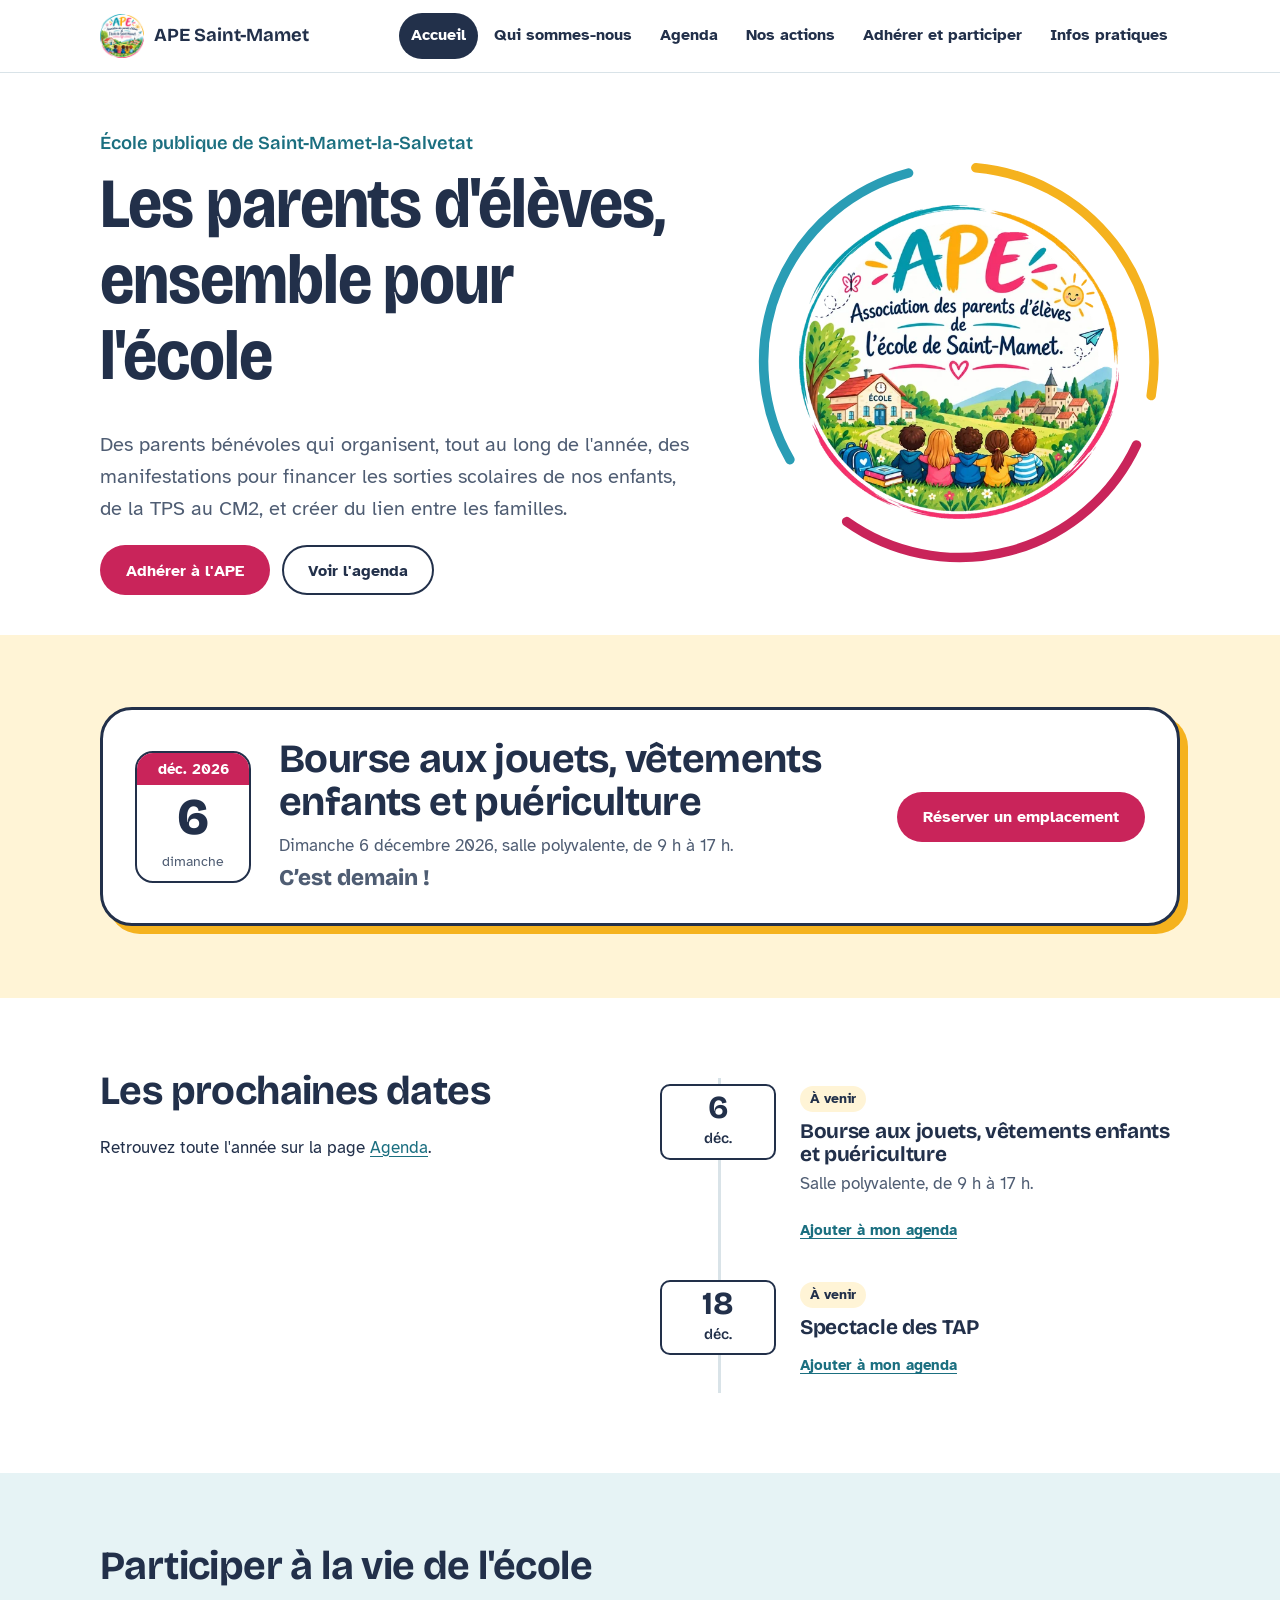
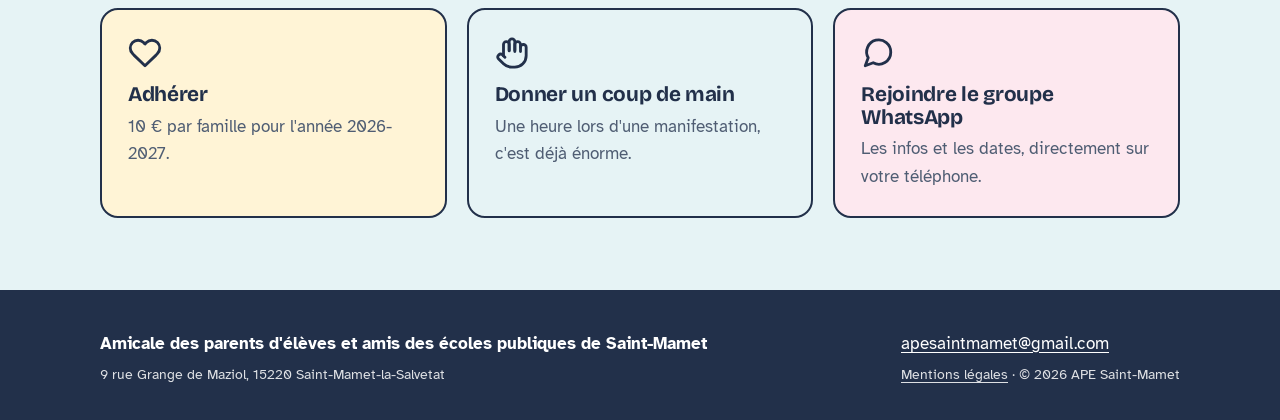
<file: index.html>
<!doctype html>
<html lang="fr">
<head>
<meta charset="utf-8">
<meta name="viewport" content="width=device-width, initial-scale=1">
<title>APE Saint-Mamet-la-Salvetat</title>
<meta name="description" content="Amicale des parents d'élèves et amis des écoles publiques de Saint-Mamet-la-Salvetat (Cantal).">
<link rel="icon" href="logo-mini.png">
<link rel="preconnect" href="https://fonts.googleapis.com"><link rel="preconnect" href="https://fonts.gstatic.com" crossorigin>
<link href="https://fonts.googleapis.com/css2?family=Atkinson+Hyperlegible:ital,wght@0,400;0,700;1,400&family=Bricolage+Grotesque:opsz,wdth,wght@12..96,75..100,500..800&display=swap" rel="stylesheet">
<link rel="stylesheet" href="style.css">
</head>
<body>
<a class="skip" href="#contenu">Aller au contenu</a>
<header class="top"><div class="wrap">
<a class="brand" href="index.html"><img src="logo-mini.png" alt="" width="44" height="44">APE Saint-Mamet</a>
<button class="menu-btn" aria-expanded="false" aria-controls="nav"><svg width="20" height="20" viewBox="0 0 24 24" fill="none" stroke="currentColor" stroke-width="2.4" stroke-linecap="round" aria-hidden="true"><path d="M4 7h16M4 12h16M4 17h16"/></svg>Menu</button>
<nav id="nav" class="nav" aria-label="Menu principal"><ul><li><a href="index.html" aria-current="page">Accueil</a></li><li><a href="qui-sommes-nous.html">Qui sommes-nous</a></li><li><a href="agenda.html">Agenda</a></li><li><a href="nos-actions.html">Nos actions</a></li><li><a href="adherer.html">Adhérer et participer</a></li><li><a href="infos-pratiques.html">Infos pratiques</a></li></ul></nav>
</div></header>
<main id="contenu">
<section class="hero"><div class="wrap">
<div>
<p class="hero-place">École publique de Saint-Mamet-la-Salvetat</p>
<h1>Les parents d'élèves, ensemble pour l'école</h1>
<p class="lead">Des parents bénévoles qui organisent, tout au long de l'année, des manifestations pour financer les sorties scolaires de nos enfants, de la TPS au CM2, et créer du lien entre les familles.</p>
<div class="btn-row"><a class="btn btn-main" href="adherer.html">Adhérer à l'APE</a><a class="btn btn-line" href="agenda.html">Voir l'agenda</a></div>
</div>
<div class="hero-logo"><svg class="ring" viewBox="0 0 400 400" aria-hidden="true"><path class="s1" d="M39 293 A186 186 0 0 1 152 20"/><path class="s2" d="M216 15 A186 186 0 0 1 383 232"/><path class="s3" d="M369 279 A186 186 0 0 1 93 352"/></svg><img src="logo.webp" alt="Logo de l'APE de Saint-Mamet-la-Salvetat" width="520" height="513"></div>
</div></section>

<section class="band band-sun" aria-labelledby="une"><div class="wrap">
<div class="next">
<div class="date-block" aria-hidden="true"><div class="m">déc. 2026</div><div class="d">6</div><div class="w">dimanche</div></div>
<div><h2 id="une">Bourse aux jouets, vêtements enfants et puériculture</h2>
<p>Dimanche 6 décembre 2026, salle polyvalente, de 9 h à 17 h.</p>
<p class="countdown" data-countdown="2026-12-06" aria-live="polite"></p></div>
<a class="btn btn-main" href="https://www.helloasso.com/associations/amicale-des-parents-d-eleves-de-l-ecole-de-saint-m/evenements/bourse-aux-jouets-puericulture-2026">Réserver un emplacement</a>
</div></div></section>

<section class="band" aria-labelledby="dates"><div class="wrap two">
<div><h2 id="dates">Les prochaines dates</h2><p>Retrouvez toute l'année sur la page <a href="agenda.html">Agenda</a>.</p></div>
<ol class="timeline" data-limit="3"><li class="ev" data-date="2026-10-31"><div class="when"><b>31</b><small>oct.</small></div><div><span class="tag">À venir</span><h3>Halloween</h3><p>Avec Familles Rurales.</p><button class="ics" type="button">Ajouter à mon agenda</button></div></li><li class="ev" data-date="2026-11-03"><div class="when"><b>3</b><small>nov.</small></div><div><span class="tag">À venir</span><h3>Photos de classe</h3><button class="ics" type="button">Ajouter à mon agenda</button></div></li><li class="ev" data-date="2026-12-04"><div class="when"><b>4</b><small>déc.</small></div><div><span class="tag">À venir</span><h3>Téléthon</h3><p>Avec Familles Rurales. La recette est reversée au Téléthon.</p><button class="ics" type="button">Ajouter à mon agenda</button></div></li><li class="ev" data-date="2026-12-06" data-start="09:00" data-end="17:00" data-place="Salle polyvalente, Saint-Mamet-la-Salvetat"><div class="when"><b>6</b><small>déc.</small></div><div><span class="tag">À venir</span><h3>Bourse aux jouets, vêtements enfants et puériculture</h3><p>Salle polyvalente, de 9 h à 17 h.</p><button class="ics" type="button">Ajouter à mon agenda</button></div></li><li class="ev" data-date="2026-12-18"><div class="when"><b>18</b><small>déc.</small></div><div><span class="tag">À venir</span><h3>Spectacle des TAP</h3><button class="ics" type="button">Ajouter à mon agenda</button></div></li></ol>
</div></section>

<section class="band band-teal" aria-labelledby="aider"><div class="wrap">
<h2 id="aider">Participer à la vie de l'école</h2>
<div class="grid3">
<a class="act a1" href="adherer.html"><svg viewBox="0 0 24 24" fill="none" stroke="currentColor" stroke-width="2" stroke-linecap="round" stroke-linejoin="round" aria-hidden="true"><path d="M20.8 4.6a5.5 5.5 0 0 0-7.8 0L12 5.7l-1-1.1a5.5 5.5 0 0 0-7.8 7.8l1 1.1L12 21l7.8-7.5 1-1.1a5.5 5.5 0 0 0 0-7.8z"/></svg><h3>Adhérer</h3><span>10 € par famille pour l'année 2026-2027.</span></a>
<a class="act a2" href="adherer.html#benevole"><svg viewBox="0 0 24 24" fill="none" stroke="currentColor" stroke-width="2" stroke-linecap="round" stroke-linejoin="round" aria-hidden="true"><path d="M18 11V6a2 2 0 0 0-4 0v5"/><path d="M14 10V4a2 2 0 0 0-4 0v6"/><path d="M10 10.5V6a2 2 0 0 0-4 0v8"/><path d="M18 8a2 2 0 1 1 4 0v6a8 8 0 0 1-8 8h-2c-2.8 0-4.5-.9-6-2.4l-3.6-3.6a2 2 0 0 1 2.8-2.8L7 15"/></svg><h3>Donner un coup de main</h3><span>Une heure lors d'une manifestation, c'est déjà énorme.</span></a>
<a class="act a3" href="infos-pratiques.html#whatsapp"><svg viewBox="0 0 24 24" fill="none" stroke="currentColor" stroke-width="2" stroke-linecap="round" stroke-linejoin="round" aria-hidden="true"><path d="M21 11.5a8.4 8.4 0 0 1-12.4 7.4L3 21l2.1-5.6A8.5 8.5 0 1 1 21 11.5z"/></svg><h3>Rejoindre le groupe WhatsApp</h3><span>Les infos et les dates, directement sur votre téléphone.</span></a>
</div></div></section>
</main>
<footer class="foot"><div class="wrap">
<div><p><strong>Amicale des parents d'élèves et amis des écoles publiques de Saint-Mamet</strong></p>
<p class="small">9 rue Grange de Maziol, 15220 Saint-Mamet-la-Salvetat</p></div>
<div><p><a href="mailto:apesaintmamet@gmail.com">apesaintmamet@gmail.com</a></p>
<p class="small"><a href="infos-pratiques.html#mentions">Mentions légales</a> · © <span id="year">2026</span> APE Saint-Mamet</p></div>
</div></footer>
<script src="main.js" defer></script>
</body>
</html>
</file>
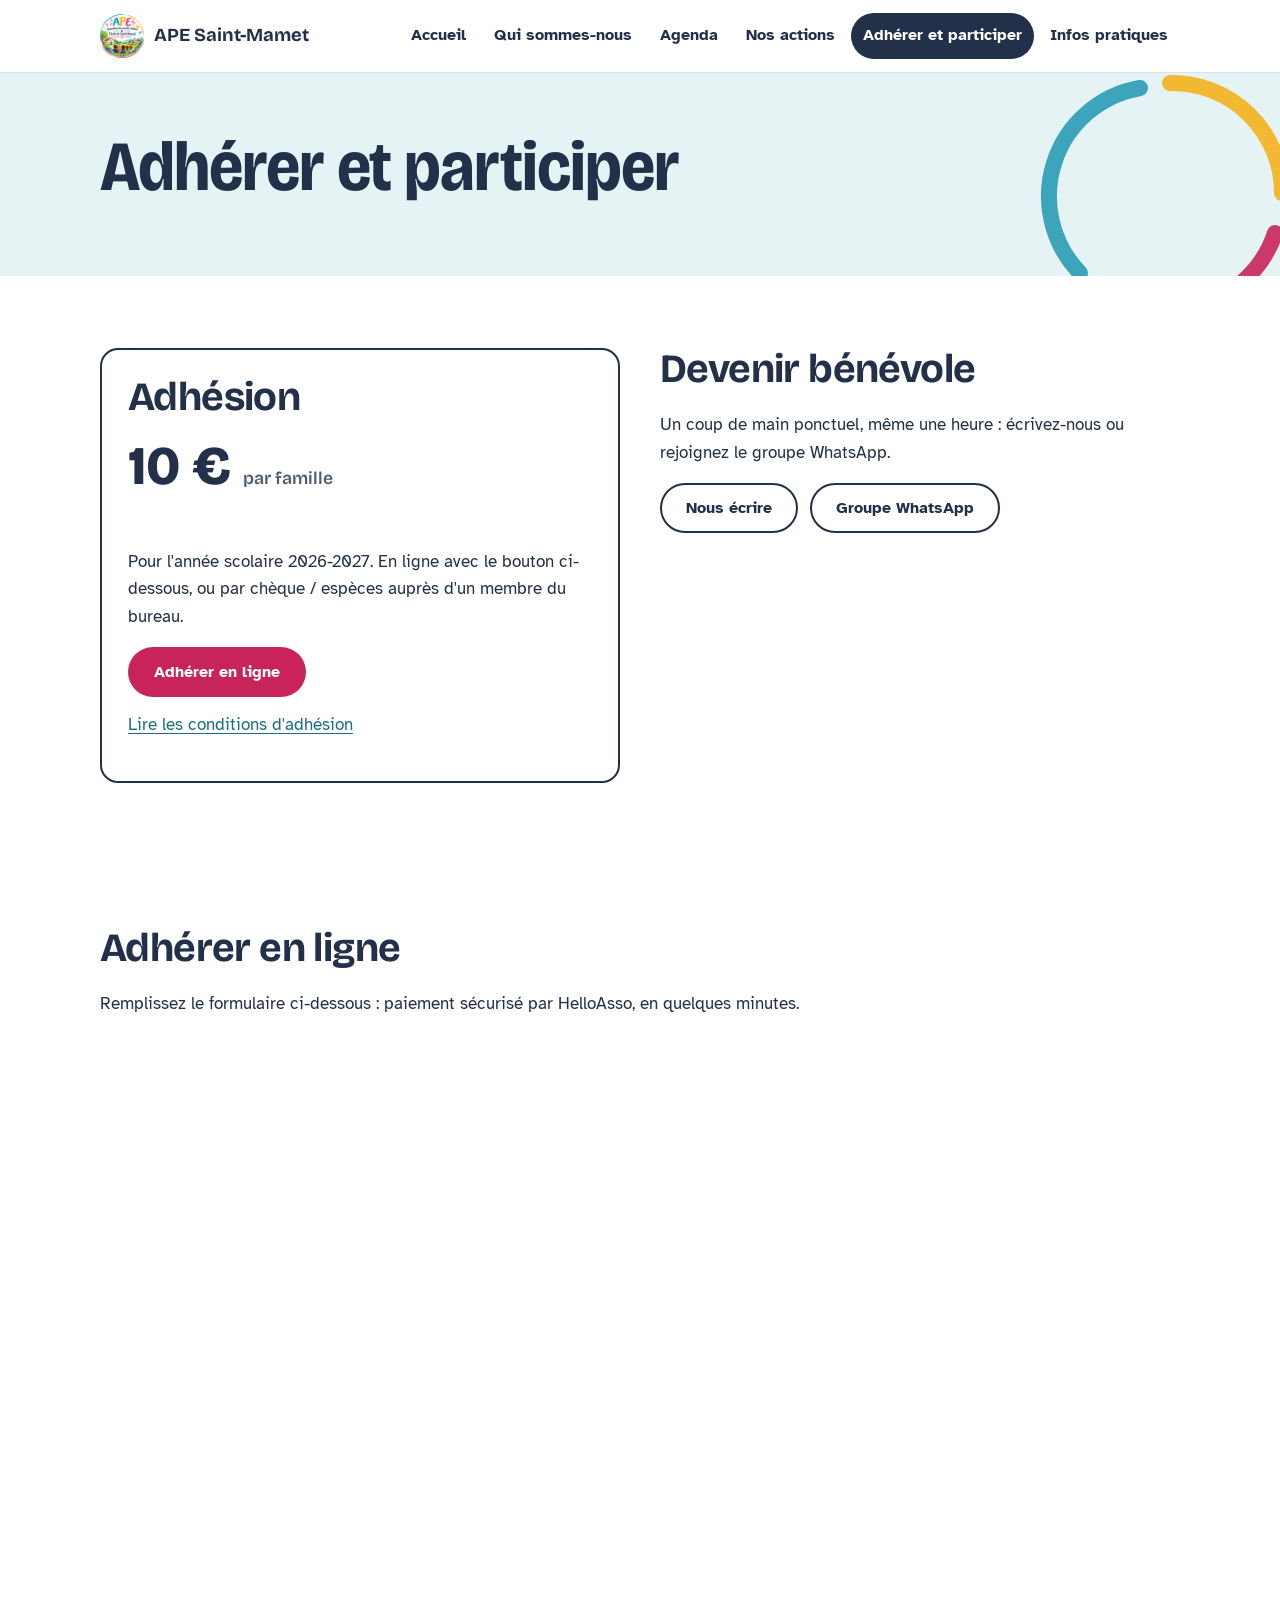
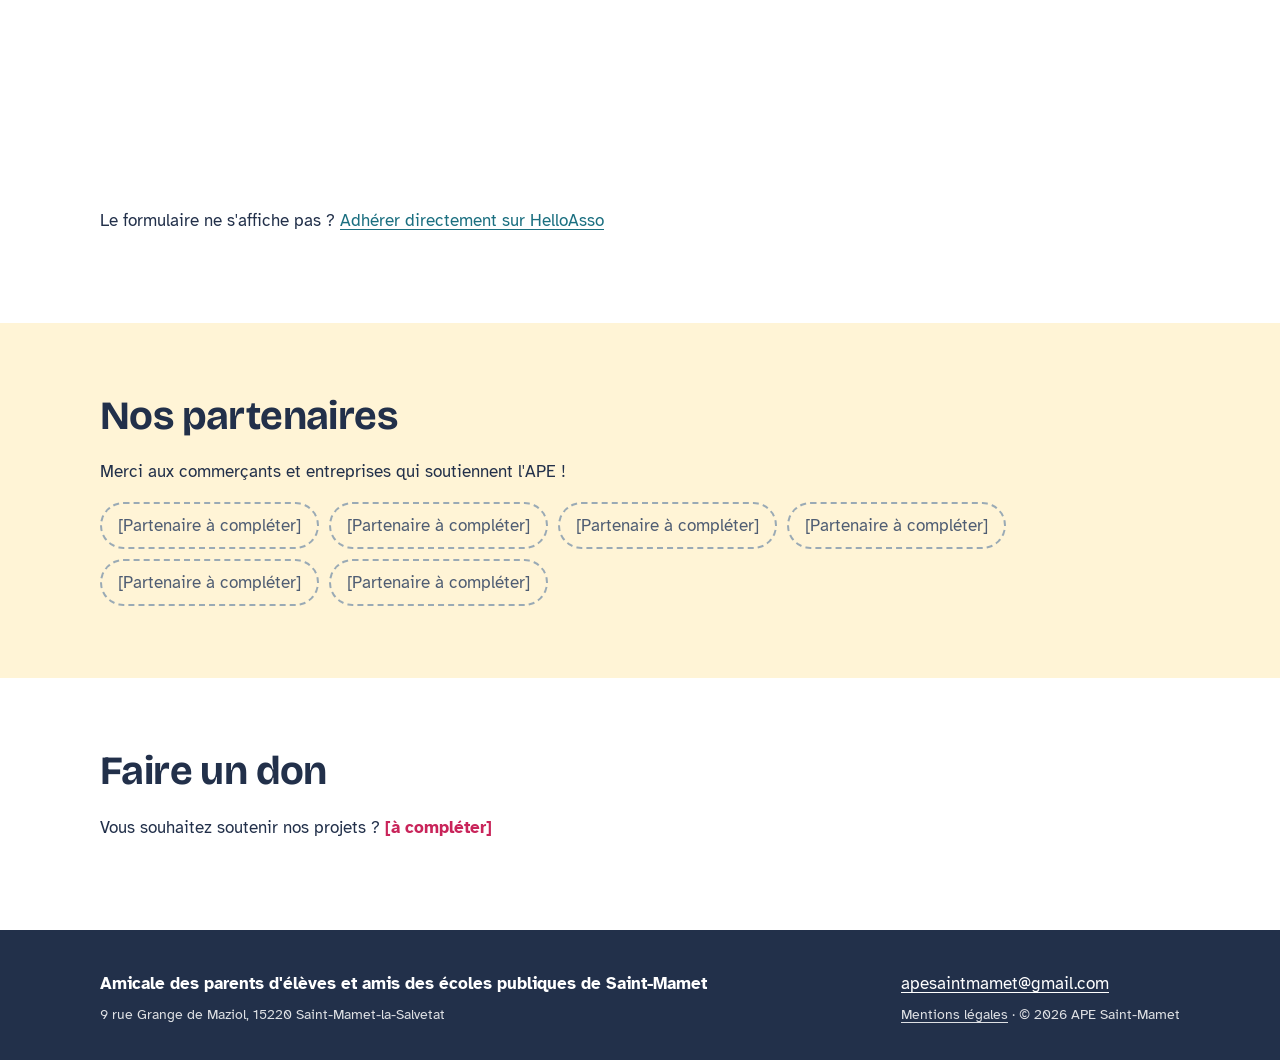
<file: adherer.html>
<!doctype html>
<html lang="fr">
<head>
<meta charset="utf-8">
<meta name="viewport" content="width=device-width, initial-scale=1">
<title>Adhérer et participer – APE Saint-Mamet-la-Salvetat</title>
<meta name="description" content="Amicale des parents d'élèves et amis des écoles publiques de Saint-Mamet-la-Salvetat (Cantal).">
<link rel="icon" href="logo-mini.png">
<link rel="preconnect" href="https://fonts.googleapis.com"><link rel="preconnect" href="https://fonts.gstatic.com" crossorigin>
<link href="https://fonts.googleapis.com/css2?family=Atkinson+Hyperlegible:ital,wght@0,400;0,700;1,400&family=Bricolage+Grotesque:opsz,wdth,wght@12..96,75..100,500..800&display=swap" rel="stylesheet">
<link rel="stylesheet" href="style.css">
</head>
<body>
<a class="skip" href="#contenu">Aller au contenu</a>
<header class="top"><div class="wrap">
<a class="brand" href="index.html"><img src="logo-mini.png" alt="" width="44" height="44">APE Saint-Mamet</a>
<button class="menu-btn" aria-expanded="false" aria-controls="nav"><svg width="20" height="20" viewBox="0 0 24 24" fill="none" stroke="currentColor" stroke-width="2.4" stroke-linecap="round" aria-hidden="true"><path d="M4 7h16M4 12h16M4 17h16"/></svg>Menu</button>
<nav id="nav" class="nav" aria-label="Menu principal"><ul><li><a href="index.html">Accueil</a></li><li><a href="qui-sommes-nous.html">Qui sommes-nous</a></li><li><a href="agenda.html">Agenda</a></li><li><a href="nos-actions.html">Nos actions</a></li><li><a href="adherer.html" aria-current="page">Adhérer et participer</a></li><li><a href="infos-pratiques.html">Infos pratiques</a></li></ul></nav>
</div></header>
<main id="contenu">
<section class="page-head"><svg class="deco" viewBox="0 0 300 300" aria-hidden="true"><path d="M60 230 A110 110 0 0 1 120 45" fill="none" stroke="#2A9DB5" stroke-width="16" stroke-linecap="round"/><path d="M150 40 A110 110 0 0 1 262 150" fill="none" stroke="#F5B21E" stroke-width="16" stroke-linecap="round"/><path d="M255 190 A110 110 0 0 1 110 258" fill="none" stroke="#C9245A" stroke-width="16" stroke-linecap="round"/></svg><div class="wrap"><h1>Adhérer et participer</h1></div></section>

<section class="band"><div class="wrap two">
<div class="panel">
<h2>Adhésion</h2>
<p class="price">10 € <small>par famille</small></p>
<p>Pour l'année scolaire 2026-2027. En ligne avec le bouton ci-dessous, ou par chèque / espèces auprès d'un membre du bureau.</p>
<a class="btn btn-main" href="#adhesion-en-ligne">Adhérer en ligne</a>
<p style="margin-top:14px"><a href="https://drive.google.com/file/d/1MUPtkq-_c3Sh3lDZeJW1nGmCalYX_kx7/view">Lire les conditions d'adhésion</a></p>
</div>
<div id="benevole">
<h2>Devenir bénévole</h2>
<p>Un coup de main ponctuel, même une heure : écrivez-nous ou rejoignez le groupe WhatsApp.</p>
<div class="btn-row"><a class="btn btn-line" href="mailto:apesaintmamet@gmail.com">Nous écrire</a><a class="btn btn-line" href="https://chat.whatsapp.com/CY3Il8XkFhd3z2831rG0oz?mode=gi_t">Groupe WhatsApp</a></div>
</div>
</div></section>
<section class="band" id="adhesion-en-ligne"><div class="wrap">
<h2>Adhérer en ligne</h2>
<p>Remplissez le formulaire ci-dessous : paiement sécurisé par HelloAsso, en quelques minutes.</p>
<iframe id="haWidget" title="Formulaire d'adhésion APE 2026-2027 (HelloAsso)" allow="payment 'self' https://paymenthub.helloassopay.com https://helloasso.com" allowtransparency="true" scrolling="auto" src="https://www.helloasso.com/associations/amicale-des-parents-d-eleves-de-l-ecole-de-saint-m/adhesions/adhesion-ape-2026-2027/widget" style="width: 100%; height: 750px; border: none;" onload="window.addEventListener('message', function(e) { const dataHeight = e.data.height; const haWidgetElement = document.getElementById('haWidget');  if (dataHeight > parseFloat(haWidgetElement.height || 0)) { haWidgetElement.height = dataHeight + 'px'; }})"></iframe>
<p style="margin-top:14px">Le formulaire ne s'affiche pas ? <a href="https://www.helloasso.com/associations/amicale-des-parents-d-eleves-de-l-ecole-de-saint-m/adhesions/adhesion-ape-2026-2027">Adhérer directement sur HelloAsso</a></p>
</div></section>
<section class="band band-sun"><div class="wrap">
<h2>Nos partenaires</h2>
<p>Merci aux commerçants et entreprises qui soutiennent l'APE !</p>
<ul class="chips"><li>[Partenaire à compléter]</li><li>[Partenaire à compléter]</li><li>[Partenaire à compléter]</li><li>[Partenaire à compléter]</li><li>[Partenaire à compléter]</li><li>[Partenaire à compléter]</li></ul>
</div></section>
<section class="band"><div class="wrap">
<h2>Faire un don</h2>
<p>Vous souhaitez soutenir nos projets ? <span class="todo">[à compléter]</span></p>
</div></section>
</main>
<footer class="foot"><div class="wrap">
<div><p><strong>Amicale des parents d'élèves et amis des écoles publiques de Saint-Mamet</strong></p>
<p class="small">9 rue Grange de Maziol, 15220 Saint-Mamet-la-Salvetat</p></div>
<div><p><a href="mailto:apesaintmamet@gmail.com">apesaintmamet@gmail.com</a></p>
<p class="small"><a href="infos-pratiques.html#mentions">Mentions légales</a> · © <span id="year">2026</span> APE Saint-Mamet</p></div>
</div></footer>
<script src="main.js" defer></script>
</body>
</html>
</file>
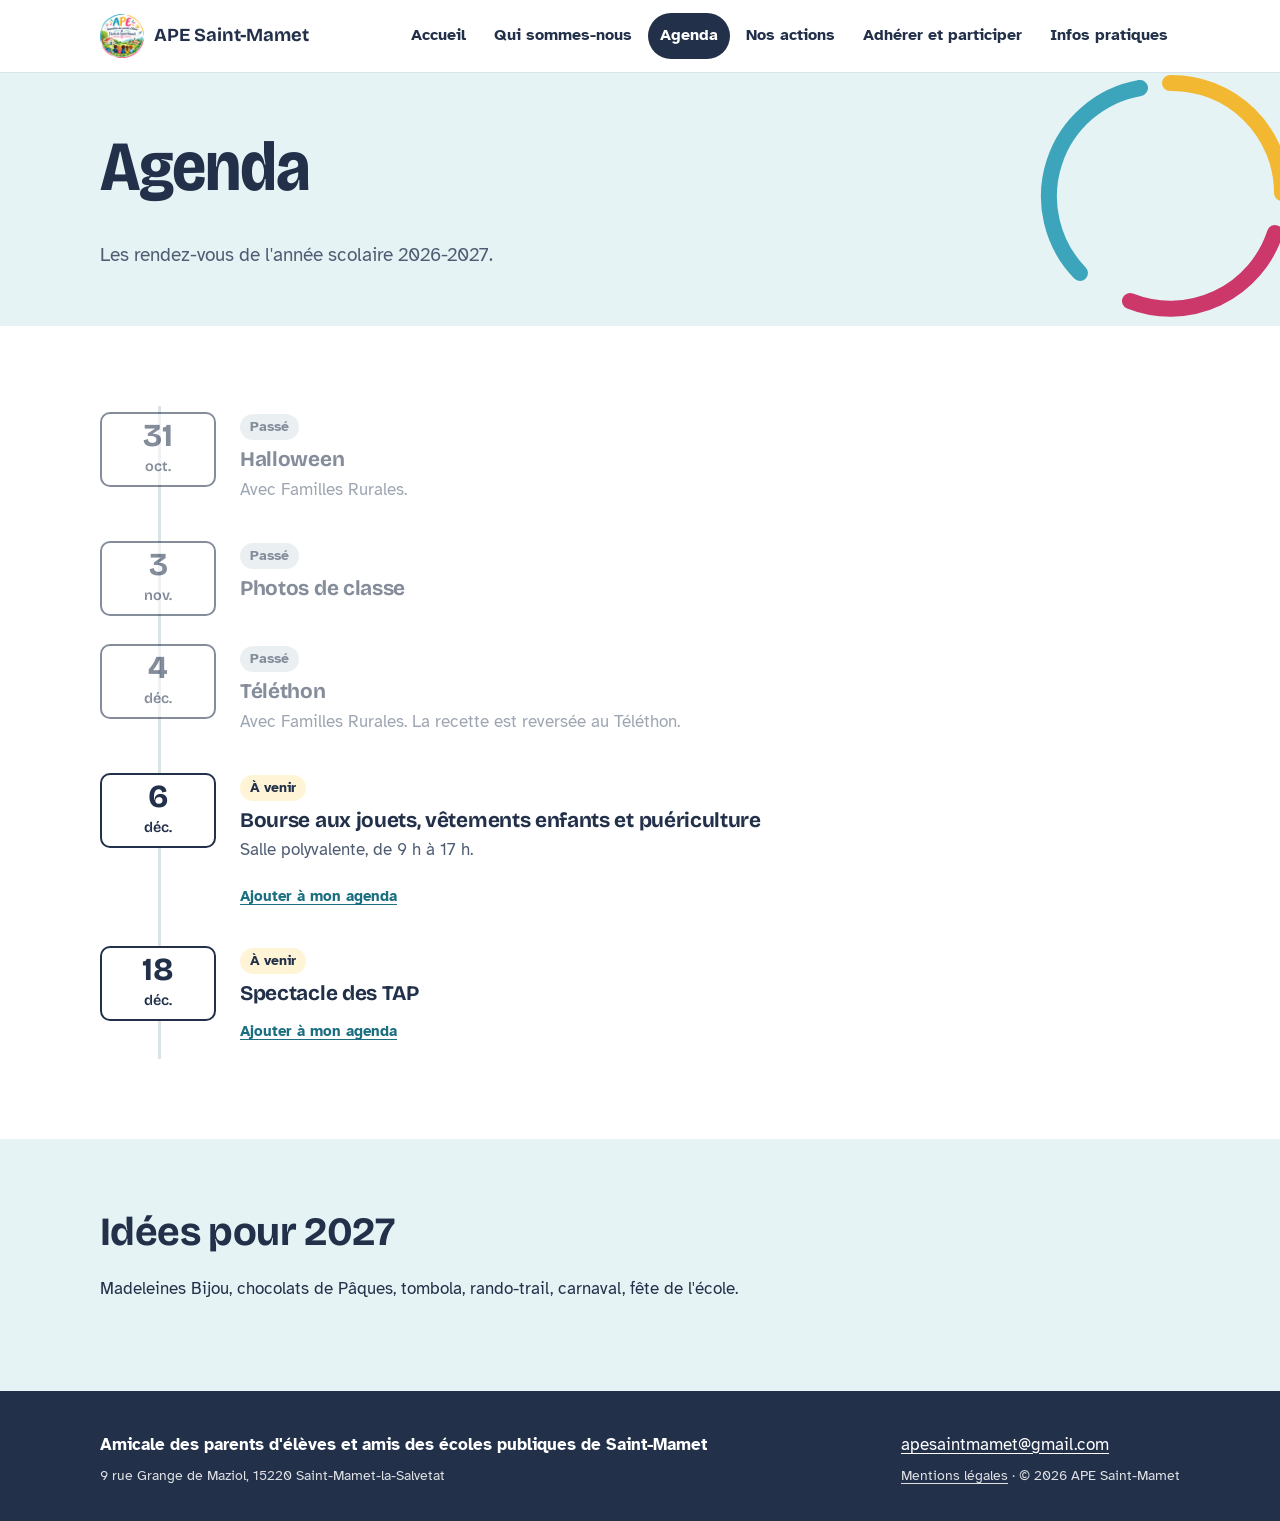
<file: agenda.html>
<!doctype html>
<html lang="fr">
<head>
<meta charset="utf-8">
<meta name="viewport" content="width=device-width, initial-scale=1">
<title>Agenda – APE Saint-Mamet-la-Salvetat</title>
<meta name="description" content="Amicale des parents d'élèves et amis des écoles publiques de Saint-Mamet-la-Salvetat (Cantal).">
<link rel="icon" href="logo-mini.png">
<link rel="preconnect" href="https://fonts.googleapis.com"><link rel="preconnect" href="https://fonts.gstatic.com" crossorigin>
<link href="https://fonts.googleapis.com/css2?family=Atkinson+Hyperlegible:ital,wght@0,400;0,700;1,400&family=Bricolage+Grotesque:opsz,wdth,wght@12..96,75..100,500..800&display=swap" rel="stylesheet">
<link rel="stylesheet" href="style.css">
</head>
<body>
<a class="skip" href="#contenu">Aller au contenu</a>
<header class="top"><div class="wrap">
<a class="brand" href="index.html"><img src="logo-mini.png" alt="" width="44" height="44">APE Saint-Mamet</a>
<button class="menu-btn" aria-expanded="false" aria-controls="nav"><svg width="20" height="20" viewBox="0 0 24 24" fill="none" stroke="currentColor" stroke-width="2.4" stroke-linecap="round" aria-hidden="true"><path d="M4 7h16M4 12h16M4 17h16"/></svg>Menu</button>
<nav id="nav" class="nav" aria-label="Menu principal"><ul><li><a href="index.html">Accueil</a></li><li><a href="qui-sommes-nous.html">Qui sommes-nous</a></li><li><a href="agenda.html" aria-current="page">Agenda</a></li><li><a href="nos-actions.html">Nos actions</a></li><li><a href="adherer.html">Adhérer et participer</a></li><li><a href="infos-pratiques.html">Infos pratiques</a></li></ul></nav>
</div></header>
<main id="contenu">
<section class="page-head"><svg class="deco" viewBox="0 0 300 300" aria-hidden="true"><path d="M60 230 A110 110 0 0 1 120 45" fill="none" stroke="#2A9DB5" stroke-width="16" stroke-linecap="round"/><path d="M150 40 A110 110 0 0 1 262 150" fill="none" stroke="#F5B21E" stroke-width="16" stroke-linecap="round"/><path d="M255 190 A110 110 0 0 1 110 258" fill="none" stroke="#C9245A" stroke-width="16" stroke-linecap="round"/></svg><div class="wrap"><h1>Agenda</h1><p>Les rendez-vous de l'année scolaire 2026-2027.</p></div></section>

<section class="band"><div class="wrap">
<ol class="timeline"><li class="ev" data-date="2026-10-31"><div class="when"><b>31</b><small>oct.</small></div><div><span class="tag">À venir</span><h3>Halloween</h3><p>Avec Familles Rurales.</p><button class="ics" type="button">Ajouter à mon agenda</button></div></li><li class="ev" data-date="2026-11-03"><div class="when"><b>3</b><small>nov.</small></div><div><span class="tag">À venir</span><h3>Photos de classe</h3><button class="ics" type="button">Ajouter à mon agenda</button></div></li><li class="ev" data-date="2026-12-04"><div class="when"><b>4</b><small>déc.</small></div><div><span class="tag">À venir</span><h3>Téléthon</h3><p>Avec Familles Rurales. La recette est reversée au Téléthon.</p><button class="ics" type="button">Ajouter à mon agenda</button></div></li><li class="ev" data-date="2026-12-06" data-start="09:00" data-end="17:00" data-place="Salle polyvalente, Saint-Mamet-la-Salvetat"><div class="when"><b>6</b><small>déc.</small></div><div><span class="tag">À venir</span><h3>Bourse aux jouets, vêtements enfants et puériculture</h3><p>Salle polyvalente, de 9 h à 17 h.</p><button class="ics" type="button">Ajouter à mon agenda</button></div></li><li class="ev" data-date="2026-12-18"><div class="when"><b>18</b><small>déc.</small></div><div><span class="tag">À venir</span><h3>Spectacle des TAP</h3><button class="ics" type="button">Ajouter à mon agenda</button></div></li></ol>
</div></section>
<section class="band band-teal"><div class="wrap">
<h2>Idées pour 2027</h2>
<p>Madeleines Bijou, chocolats de Pâques, tombola, rando-trail, carnaval, fête de l'école.</p>
</div></section>
</main>
<footer class="foot"><div class="wrap">
<div><p><strong>Amicale des parents d'élèves et amis des écoles publiques de Saint-Mamet</strong></p>
<p class="small">9 rue Grange de Maziol, 15220 Saint-Mamet-la-Salvetat</p></div>
<div><p><a href="mailto:apesaintmamet@gmail.com">apesaintmamet@gmail.com</a></p>
<p class="small"><a href="infos-pratiques.html#mentions">Mentions légales</a> · © <span id="year">2026</span> APE Saint-Mamet</p></div>
</div></footer>
<script src="main.js" defer></script>
</body>
</html>
</file>
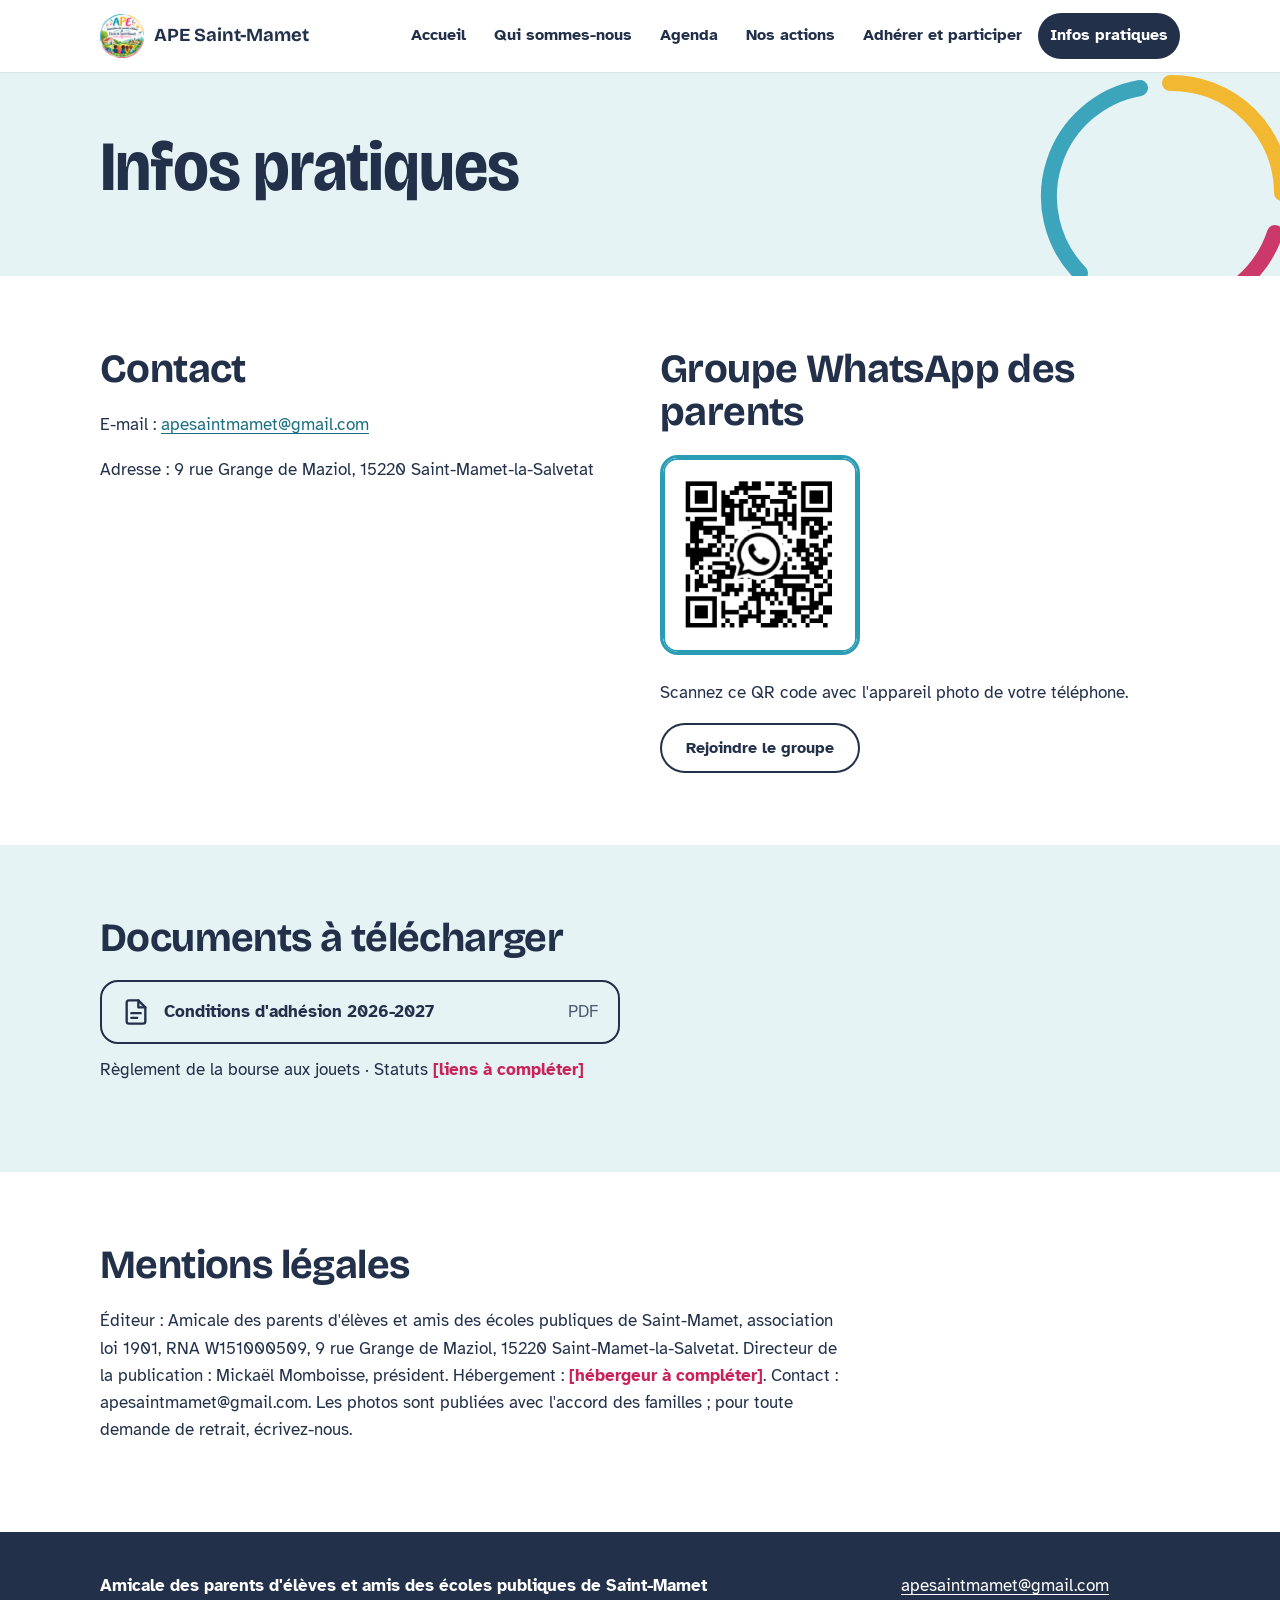
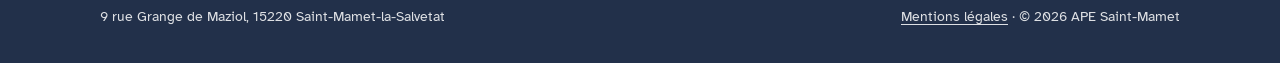
<file: infos-pratiques.html>
<!doctype html>
<html lang="fr">
<head>
<meta charset="utf-8">
<meta name="viewport" content="width=device-width, initial-scale=1">
<title>Infos pratiques – APE Saint-Mamet-la-Salvetat</title>
<meta name="description" content="Amicale des parents d'élèves et amis des écoles publiques de Saint-Mamet-la-Salvetat (Cantal).">
<link rel="icon" href="logo-mini.png">
<link rel="preconnect" href="https://fonts.googleapis.com"><link rel="preconnect" href="https://fonts.gstatic.com" crossorigin>
<link href="https://fonts.googleapis.com/css2?family=Atkinson+Hyperlegible:ital,wght@0,400;0,700;1,400&family=Bricolage+Grotesque:opsz,wdth,wght@12..96,75..100,500..800&display=swap" rel="stylesheet">
<link rel="stylesheet" href="style.css">
</head>
<body>
<a class="skip" href="#contenu">Aller au contenu</a>
<header class="top"><div class="wrap">
<a class="brand" href="index.html"><img src="logo-mini.png" alt="" width="44" height="44">APE Saint-Mamet</a>
<button class="menu-btn" aria-expanded="false" aria-controls="nav"><svg width="20" height="20" viewBox="0 0 24 24" fill="none" stroke="currentColor" stroke-width="2.4" stroke-linecap="round" aria-hidden="true"><path d="M4 7h16M4 12h16M4 17h16"/></svg>Menu</button>
<nav id="nav" class="nav" aria-label="Menu principal"><ul><li><a href="index.html">Accueil</a></li><li><a href="qui-sommes-nous.html">Qui sommes-nous</a></li><li><a href="agenda.html">Agenda</a></li><li><a href="nos-actions.html">Nos actions</a></li><li><a href="adherer.html">Adhérer et participer</a></li><li><a href="infos-pratiques.html" aria-current="page">Infos pratiques</a></li></ul></nav>
</div></header>
<main id="contenu">
<section class="page-head"><svg class="deco" viewBox="0 0 300 300" aria-hidden="true"><path d="M60 230 A110 110 0 0 1 120 45" fill="none" stroke="#2A9DB5" stroke-width="16" stroke-linecap="round"/><path d="M150 40 A110 110 0 0 1 262 150" fill="none" stroke="#F5B21E" stroke-width="16" stroke-linecap="round"/><path d="M255 190 A110 110 0 0 1 110 258" fill="none" stroke="#C9245A" stroke-width="16" stroke-linecap="round"/></svg><div class="wrap"><h1>Infos pratiques</h1></div></section>

<section class="band"><div class="wrap two">
<div>
<h2>Contact</h2>
<p>E-mail : <a href="mailto:apesaintmamet@gmail.com">apesaintmamet@gmail.com</a></p>
<p>Adresse : 9 rue Grange de Maziol, 15220 Saint-Mamet-la-Salvetat</p>
</div>
<div id="whatsapp">
<h2>Groupe WhatsApp des parents</h2>
<div class="qr"><img src="qr-whatsapp.png" alt="QR code pour rejoindre le groupe WhatsApp des parents de l'APE" width="200" height="200" loading="lazy">
<div><p>Scannez ce QR code avec l'appareil photo de votre téléphone.</p><a class="btn btn-line" href="https://chat.whatsapp.com/CY3Il8XkFhd3z2831rG0oz?mode=gi_t">Rejoindre le groupe</a></div></div>
</div>
</div></section>
<section class="band band-teal"><div class="wrap">
<h2>Documents à télécharger</h2>
<a class="doc" href="https://drive.google.com/file/d/1MUPtkq-_c3Sh3lDZeJW1nGmCalYX_kx7/view"><svg viewBox="0 0 24 24" fill="none" stroke="currentColor" stroke-width="2" stroke-linecap="round" stroke-linejoin="round" aria-hidden="true"><path d="M14 2H6a2 2 0 0 0-2 2v16a2 2 0 0 0 2 2h12a2 2 0 0 0 2-2V8z"/><path d="M14 2v6h6"/><path d="M8 13h8M8 17h5"/></svg>Conditions d'adhésion 2026-2027<em>PDF</em></a>
<p>Règlement de la bourse aux jouets · Statuts <span class="todo">[liens à compléter]</span></p>
</div></section>
<section class="band" id="mentions"><div class="wrap">
<h2>Mentions légales</h2>
<p>Éditeur : Amicale des parents d'élèves et amis des écoles publiques de Saint-Mamet, association loi 1901, RNA W151000509, 9 rue Grange de Maziol, 15220 Saint-Mamet-la-Salvetat. Directeur de la publication : Mickaël Momboisse, président. Hébergement : <span class="todo">[hébergeur à compléter]</span>. Contact : apesaintmamet@gmail.com. Les photos sont publiées avec l'accord des familles ; pour toute demande de retrait, écrivez-nous.</p>
</div></section>
</main>
<footer class="foot"><div class="wrap">
<div><p><strong>Amicale des parents d'élèves et amis des écoles publiques de Saint-Mamet</strong></p>
<p class="small">9 rue Grange de Maziol, 15220 Saint-Mamet-la-Salvetat</p></div>
<div><p><a href="mailto:apesaintmamet@gmail.com">apesaintmamet@gmail.com</a></p>
<p class="small"><a href="infos-pratiques.html#mentions">Mentions légales</a> · © <span id="year">2026</span> APE Saint-Mamet</p></div>
</div></footer>
<script src="main.js" defer></script>
</body>
</html>
</file>
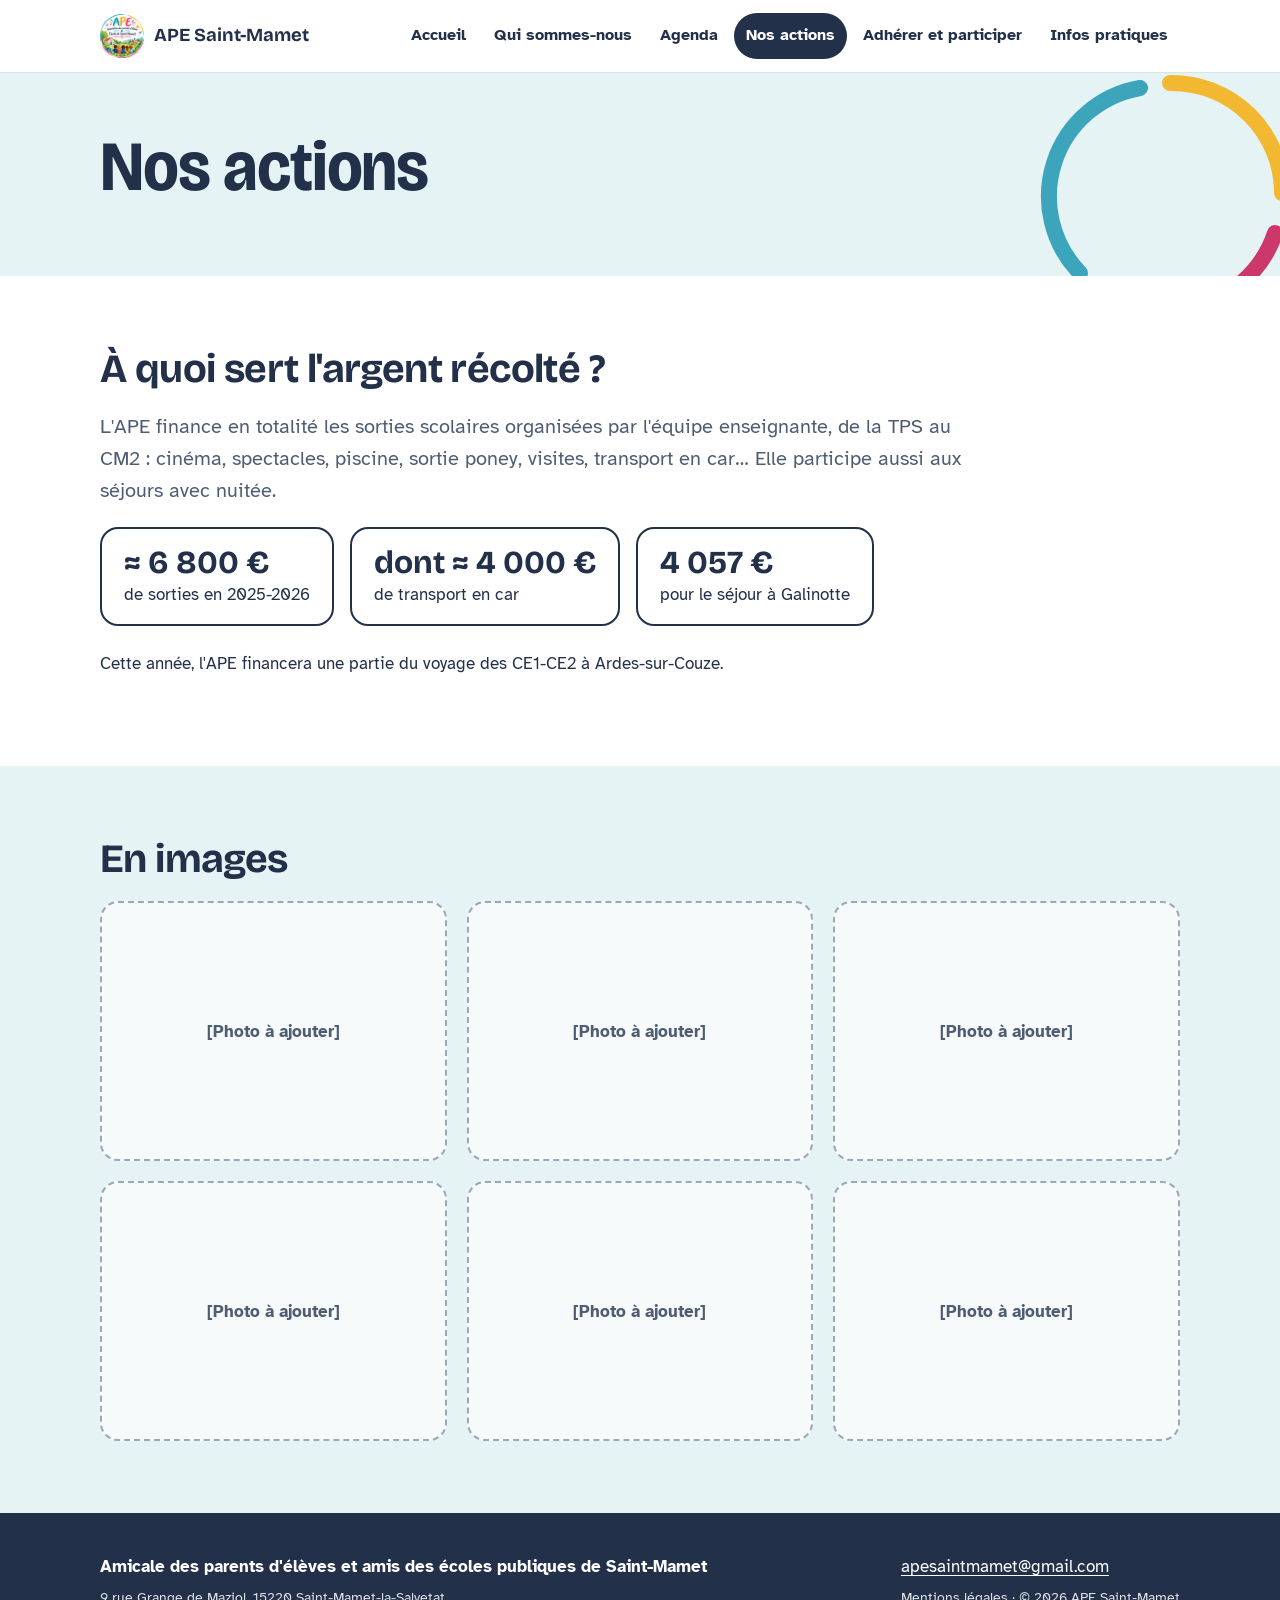
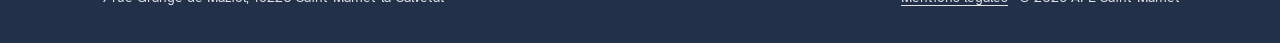
<file: nos-actions.html>
<!doctype html>
<html lang="fr">
<head>
<meta charset="utf-8">
<meta name="viewport" content="width=device-width, initial-scale=1">
<title>Nos actions – APE Saint-Mamet-la-Salvetat</title>
<meta name="description" content="Amicale des parents d'élèves et amis des écoles publiques de Saint-Mamet-la-Salvetat (Cantal).">
<link rel="icon" href="logo-mini.png">
<link rel="preconnect" href="https://fonts.googleapis.com"><link rel="preconnect" href="https://fonts.gstatic.com" crossorigin>
<link href="https://fonts.googleapis.com/css2?family=Atkinson+Hyperlegible:ital,wght@0,400;0,700;1,400&family=Bricolage+Grotesque:opsz,wdth,wght@12..96,75..100,500..800&display=swap" rel="stylesheet">
<link rel="stylesheet" href="style.css">
</head>
<body>
<a class="skip" href="#contenu">Aller au contenu</a>
<header class="top"><div class="wrap">
<a class="brand" href="index.html"><img src="logo-mini.png" alt="" width="44" height="44">APE Saint-Mamet</a>
<button class="menu-btn" aria-expanded="false" aria-controls="nav"><svg width="20" height="20" viewBox="0 0 24 24" fill="none" stroke="currentColor" stroke-width="2.4" stroke-linecap="round" aria-hidden="true"><path d="M4 7h16M4 12h16M4 17h16"/></svg>Menu</button>
<nav id="nav" class="nav" aria-label="Menu principal"><ul><li><a href="index.html">Accueil</a></li><li><a href="qui-sommes-nous.html">Qui sommes-nous</a></li><li><a href="agenda.html">Agenda</a></li><li><a href="nos-actions.html" aria-current="page">Nos actions</a></li><li><a href="adherer.html">Adhérer et participer</a></li><li><a href="infos-pratiques.html">Infos pratiques</a></li></ul></nav>
</div></header>
<main id="contenu">
<section class="page-head"><svg class="deco" viewBox="0 0 300 300" aria-hidden="true"><path d="M60 230 A110 110 0 0 1 120 45" fill="none" stroke="#2A9DB5" stroke-width="16" stroke-linecap="round"/><path d="M150 40 A110 110 0 0 1 262 150" fill="none" stroke="#F5B21E" stroke-width="16" stroke-linecap="round"/><path d="M255 190 A110 110 0 0 1 110 258" fill="none" stroke="#C9245A" stroke-width="16" stroke-linecap="round"/></svg><div class="wrap"><h1>Nos actions</h1></div></section>

<section class="band"><div class="wrap">
<h2>À quoi sert l'argent récolté ?</h2>
<p class="lead">L'APE finance en totalité les sorties scolaires organisées par l'équipe enseignante, de la TPS au CM2 : cinéma, spectacles, piscine, sortie poney, visites, transport en car… Elle participe aussi aux séjours avec nuitée.</p>
<div class="figs"><div class="fig"><b>≈ 6 800 €</b>de sorties en 2025-2026</div><div class="fig"><b>dont ≈ 4 000 €</b>de transport en car</div><div class="fig"><b>4 057 €</b>pour le séjour à Galinotte</div></div>
<p>Cette année, l'APE financera une partie du voyage des CE1-CE2 à Ardes-sur-Couze.</p>
</div></section>
<section class="band band-teal"><div class="wrap">
<h2>En images</h2>
<div class="grid3"><div class="ph">[Photo à ajouter]</div><div class="ph">[Photo à ajouter]</div><div class="ph">[Photo à ajouter]</div><div class="ph">[Photo à ajouter]</div><div class="ph">[Photo à ajouter]</div><div class="ph">[Photo à ajouter]</div></div>
</div></section>
</main>
<footer class="foot"><div class="wrap">
<div><p><strong>Amicale des parents d'élèves et amis des écoles publiques de Saint-Mamet</strong></p>
<p class="small">9 rue Grange de Maziol, 15220 Saint-Mamet-la-Salvetat</p></div>
<div><p><a href="mailto:apesaintmamet@gmail.com">apesaintmamet@gmail.com</a></p>
<p class="small"><a href="infos-pratiques.html#mentions">Mentions légales</a> · © <span id="year">2026</span> APE Saint-Mamet</p></div>
</div></footer>
<script src="main.js" defer></script>
</body>
</html>
</file>
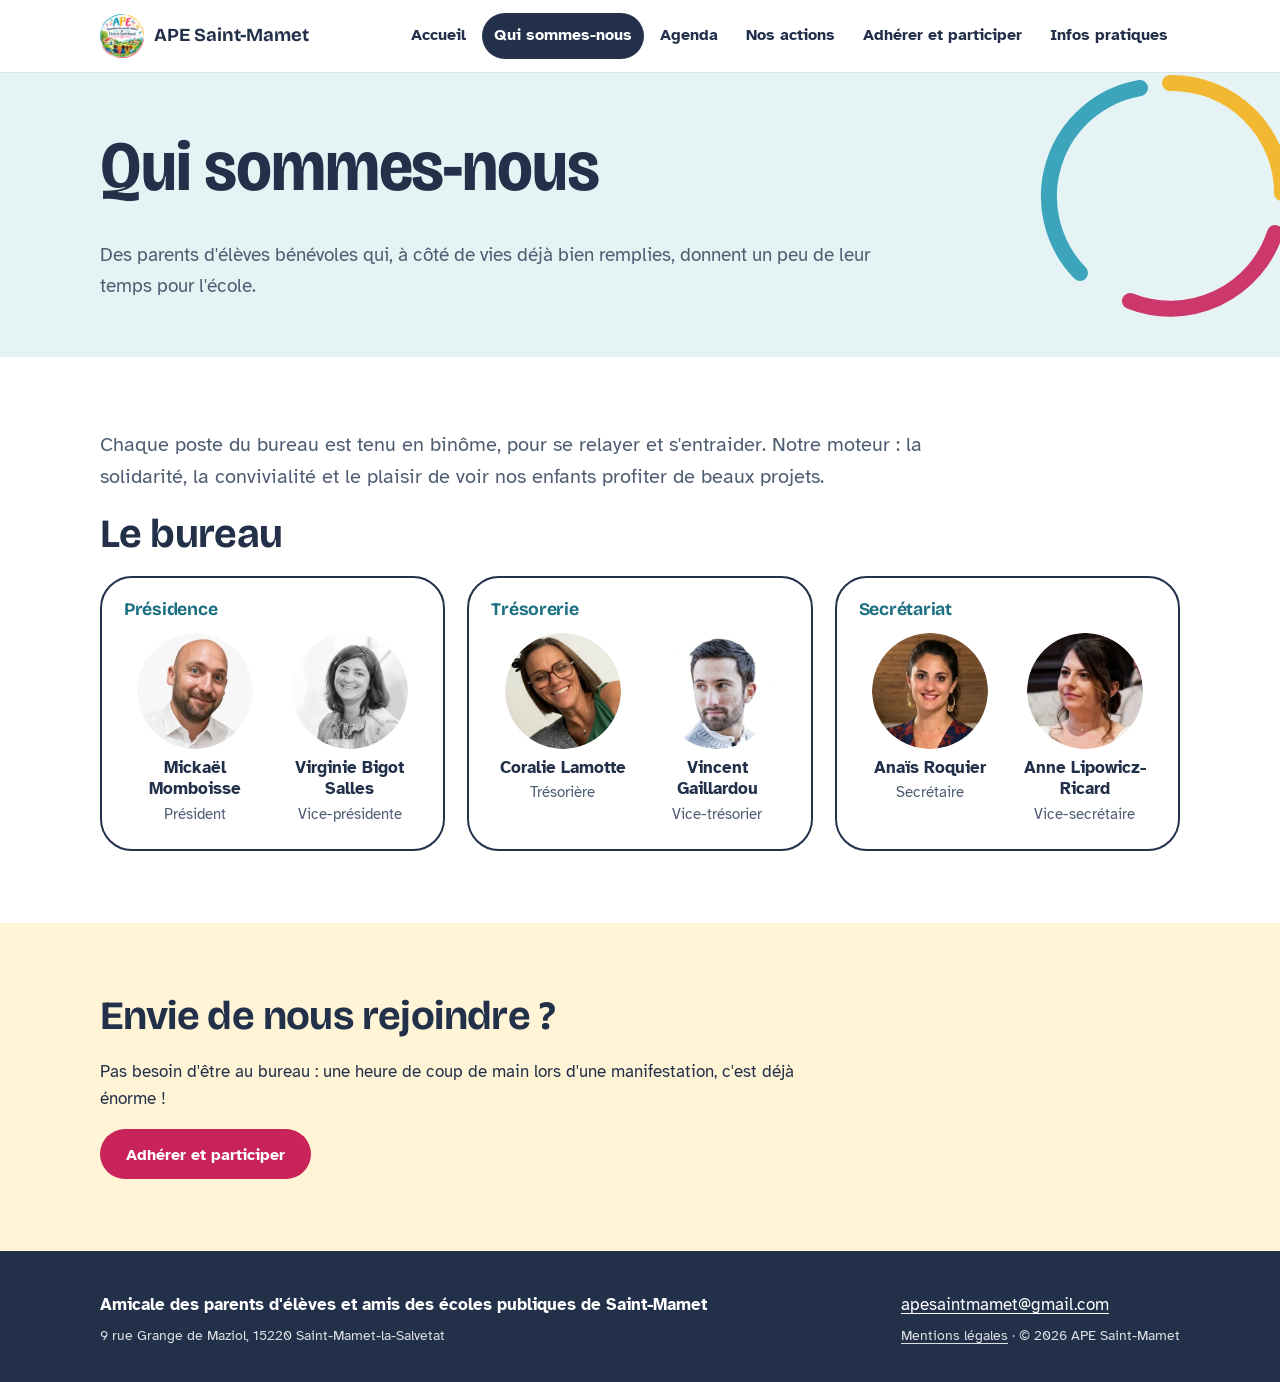
<file: qui-sommes-nous.html>
<!doctype html>
<html lang="fr">
<head>
<meta charset="utf-8">
<meta name="viewport" content="width=device-width, initial-scale=1">
<title>Qui sommes-nous – APE Saint-Mamet-la-Salvetat</title>
<meta name="description" content="Amicale des parents d'élèves et amis des écoles publiques de Saint-Mamet-la-Salvetat (Cantal).">
<link rel="icon" href="logo-mini.png">
<link rel="preconnect" href="https://fonts.googleapis.com"><link rel="preconnect" href="https://fonts.gstatic.com" crossorigin>
<link href="https://fonts.googleapis.com/css2?family=Atkinson+Hyperlegible:ital,wght@0,400;0,700;1,400&family=Bricolage+Grotesque:opsz,wdth,wght@12..96,75..100,500..800&display=swap" rel="stylesheet">
<link rel="stylesheet" href="style.css">
</head>
<body>
<a class="skip" href="#contenu">Aller au contenu</a>
<header class="top"><div class="wrap">
<a class="brand" href="index.html"><img src="logo-mini.png" alt="" width="44" height="44">APE Saint-Mamet</a>
<button class="menu-btn" aria-expanded="false" aria-controls="nav"><svg width="20" height="20" viewBox="0 0 24 24" fill="none" stroke="currentColor" stroke-width="2.4" stroke-linecap="round" aria-hidden="true"><path d="M4 7h16M4 12h16M4 17h16"/></svg>Menu</button>
<nav id="nav" class="nav" aria-label="Menu principal"><ul><li><a href="index.html">Accueil</a></li><li><a href="qui-sommes-nous.html" aria-current="page">Qui sommes-nous</a></li><li><a href="agenda.html">Agenda</a></li><li><a href="nos-actions.html">Nos actions</a></li><li><a href="adherer.html">Adhérer et participer</a></li><li><a href="infos-pratiques.html">Infos pratiques</a></li></ul></nav>
</div></header>
<main id="contenu">
<section class="page-head"><svg class="deco" viewBox="0 0 300 300" aria-hidden="true"><path d="M60 230 A110 110 0 0 1 120 45" fill="none" stroke="#2A9DB5" stroke-width="16" stroke-linecap="round"/><path d="M150 40 A110 110 0 0 1 262 150" fill="none" stroke="#F5B21E" stroke-width="16" stroke-linecap="round"/><path d="M255 190 A110 110 0 0 1 110 258" fill="none" stroke="#C9245A" stroke-width="16" stroke-linecap="round"/></svg><div class="wrap"><h1>Qui sommes-nous</h1><p>Des parents d'élèves bénévoles qui, à côté de vies déjà bien remplies, donnent un peu de leur temps pour l'école.</p></div></section>

<section class="band"><div class="wrap">
<p class="lead">Chaque poste du bureau est tenu en binôme, pour se relayer et s'entraider. Notre moteur : la solidarité, la convivialité et le plaisir de voir nos enfants profiter de beaux projets.</p>
<h2>Le bureau</h2>
<div class="pairs"><article class="pair"><h3>Présidence</h3><div class="people"><div class="person"><img src="mickael.webp" alt="Photo de Mickaël Momboisse" width="116" height="116" loading="lazy"><strong>Mickaël Momboisse</strong><span>Président</span></div><div class="person"><img src="virginie.webp" alt="Photo de Virginie Bigot Salles" width="116" height="116" loading="lazy"><strong>Virginie Bigot Salles</strong><span>Vice-présidente</span></div></div></article><article class="pair"><h3>Trésorerie</h3><div class="people"><div class="person"><img src="coralie.webp" alt="Photo de Coralie Lamotte" width="116" height="116" loading="lazy"><strong>Coralie Lamotte</strong><span>Trésorière</span></div><div class="person"><img src="vincent.webp" alt="Photo de Vincent Gaillardou" width="116" height="116" loading="lazy"><strong>Vincent Gaillardou</strong><span>Vice-trésorier</span></div></div></article><article class="pair"><h3>Secrétariat</h3><div class="people"><div class="person"><img src="anais.webp" alt="Photo de Anaïs Roquier" width="116" height="116" loading="lazy"><strong>Anaïs Roquier</strong><span>Secrétaire</span></div><div class="person"><img src="anne.webp" alt="Photo de Anne Lipowicz-Ricard" width="116" height="116" loading="lazy"><strong>Anne Lipowicz-Ricard</strong><span>Vice-secrétaire</span></div></div></article></div>
</div></section>
<section class="band band-sun"><div class="wrap">
<h2>Envie de nous rejoindre ?</h2>
<p>Pas besoin d'être au bureau : une heure de coup de main lors d'une manifestation, c'est déjà énorme !</p>
<a class="btn btn-main" href="adherer.html">Adhérer et participer</a>
</div></section>
</main>
<footer class="foot"><div class="wrap">
<div><p><strong>Amicale des parents d'élèves et amis des écoles publiques de Saint-Mamet</strong></p>
<p class="small">9 rue Grange de Maziol, 15220 Saint-Mamet-la-Salvetat</p></div>
<div><p><a href="mailto:apesaintmamet@gmail.com">apesaintmamet@gmail.com</a></p>
<p class="small"><a href="infos-pratiques.html#mentions">Mentions légales</a> · © <span id="year">2026</span> APE Saint-Mamet</p></div>
</div></footer>
<script src="main.js" defer></script>
</body>
</html>
</file>
<file: style.css>
/* APE Saint-Mamet — feuille de style */
:root{
  --ink:#22304A;          /* bleu nuit : texte */
  --teal-d:#1B6F80;       /* bleu canard foncé : titres, liens */
  --teal:#2A9DB5;         /* bleu canard charte */
  --teal-l:#E6F3F5;       /* bleu très clair : bandes */
  --sun:#F5B21E;          /* jaune charte */
  --sun-l:#FFF4D6;
  --pink:#C9245A;         /* rose bouton (texte blanc 5:1) */
  --paper:#FFFFFF;
  --line:#D9E3E8;
  --muted:#4F5D73;
  --r-s:10px; --r-m:18px; --r-l:32px;
  --max:1120px;
  --f-display:"Bricolage Grotesque",system-ui,sans-serif;
  --f-body:"Atkinson Hyperlegible",system-ui,sans-serif;
}
*,*::before,*::after{box-sizing:border-box}
html{scroll-behavior:smooth}
@media (prefers-reduced-motion:reduce){html{scroll-behavior:auto}}
body{margin:0;background:var(--paper);color:var(--ink);font-family:var(--f-body);font-size:1.0625rem;line-height:1.6}
img{max-width:100%;display:block}
a{color:var(--teal-d);text-underline-offset:3px}
a:hover{color:var(--ink)}
:focus-visible{outline:3px solid var(--sun);outline-offset:3px;border-radius:4px}
.skip{position:absolute;left:-999px;top:8px;background:var(--ink);color:#fff;padding:8px 14px;border-radius:8px;z-index:99}
.skip:focus{left:12px}
.wrap{max-width:var(--max);margin:0 auto;padding:0 20px}

h1,h2,h3{font-family:var(--f-display);color:var(--ink);line-height:1.08;margin:0 0 .5em;font-weight:700;letter-spacing:-.015em}
h1{font-size:clamp(2.4rem,6vw,4.4rem);font-variation-settings:"wdth" 90}
h2{font-size:clamp(1.7rem,3.4vw,2.5rem)}
h3{font-size:1.3rem}
p{margin:0 0 1em;max-width:68ch}
.lead{font-size:1.25rem;color:var(--muted)}

/* En-tête */
.top{position:sticky;top:0;z-index:20;background:rgba(255,255,255,.94);backdrop-filter:blur(8px);border-bottom:1px solid var(--line)}
.top .wrap{display:flex;align-items:center;gap:16px;min-height:72px}
.brand{display:flex;align-items:center;gap:10px;text-decoration:none;color:var(--ink);font-family:var(--f-display);font-weight:700;font-size:1.15rem;margin-right:auto}
.brand img{width:44px;height:44px}
.nav ul{display:flex;gap:4px;list-style:none;margin:0;padding:0}
.nav a{display:block;padding:10px 12px;border-radius:999px;text-decoration:none;color:var(--ink);font-weight:700;font-size:.98rem}
.nav a:hover{background:var(--teal-l)}
.nav a[aria-current="page"]{background:var(--ink);color:#fff}
.menu-btn{display:none;min-width:48px;min-height:48px;border:2px solid var(--ink);background:#fff;border-radius:999px;font:700 .95rem var(--f-body);color:var(--ink);padding:0 16px;cursor:pointer}
@media (max-width:980px){
  .menu-btn{display:inline-flex;align-items:center;gap:8px}
  .nav{position:absolute;left:0;right:0;top:100%;background:#fff;border-bottom:1px solid var(--line);display:none}
  .nav.open{display:block}
  .nav ul{flex-direction:column;padding:8px 16px 16px}
  .nav a{padding:14px 12px;font-size:1.05rem}
}

/* Boutons */
.btn{display:inline-flex;align-items:center;justify-content:center;gap:8px;min-height:50px;padding:0 24px;border-radius:999px;font:700 1.02rem var(--f-body);text-decoration:none;border:2px solid transparent;cursor:pointer;transition:transform .15s ease,background-color .15s ease}
.btn:hover{transform:translateY(-1px)}
.btn-main{background:var(--pink);color:#fff}
.btn-main:hover{background:#A91C4A;color:#fff}
.btn-line{border-color:var(--ink);color:var(--ink);background:#fff}
.btn-line:hover{background:var(--ink);color:#fff}
.btn-row{display:flex;flex-wrap:wrap;gap:12px;margin-top:8px}

/* Sections */
.band{padding:72px 0}
.band-teal{background:var(--teal-l)}
.band-sun{background:var(--sun-l)}
.band-ink{background:var(--ink);color:#fff}
.band-ink h2,.band-ink h3{color:#fff}
.band-ink a{color:#fff}

/* Héros accueil */
.hero{padding:56px 0 40px;overflow:hidden}
.hero .wrap{display:grid;grid-template-columns:1.15fr .85fr;gap:40px;align-items:center}
.hero-place{font-family:var(--f-display);font-weight:600;color:var(--teal-d);font-size:1.15rem;margin-bottom:.4em}
.hero-logo{position:relative;justify-self:center;width:min(100%,420px);aspect-ratio:1}
.hero-logo img{position:absolute;inset:12%;width:76%;height:76%;object-fit:contain}
.ring{position:absolute;inset:0;width:100%;height:100%}
.ring path{fill:none;stroke-width:9;stroke-linecap:round}
.ring .s1{stroke:var(--teal)} .ring .s2{stroke:var(--sun)} .ring .s3{stroke:var(--pink)}
@media (prefers-reduced-motion:no-preference){
  .ring path{stroke-dasharray:var(--len);stroke-dashoffset:var(--len);animation:draw 1.1s cubic-bezier(.6,.1,.2,1) forwards}
  .ring .s2{animation-delay:.35s}.ring .s3{animation-delay:.7s}
  @keyframes draw{to{stroke-dashoffset:0}}
}
@media (max-width:820px){.hero .wrap{grid-template-columns:1fr}.hero-logo{width:min(78vw,320px);order:-1}}

/* Prochain rendez-vous */
.next{display:grid;grid-template-columns:auto 1fr auto;gap:28px;align-items:center;background:#fff;border:3px solid var(--ink);border-radius:var(--r-l);padding:28px 32px;box-shadow:8px 8px 0 var(--sun)}
.date-block{width:116px;text-align:center;border-radius:var(--r-m);overflow:hidden;border:2px solid var(--ink)}
.date-block .m{background:var(--pink);color:#fff;font-weight:700;padding:4px 0;font-size:.95rem}
.date-block .d{font-family:var(--f-display);font-size:3.2rem;font-weight:800;line-height:1.1;padding:4px 0}
.date-block .w{font-size:.9rem;padding-bottom:8px;color:var(--muted)}
.next h2{margin-bottom:.2em}
.next p{margin:0;color:var(--muted)}
.countdown{font-family:var(--f-display);font-weight:800;font-size:1.4rem;color:var(--teal-d);margin-top:6px}
@media (max-width:820px){.next{grid-template-columns:1fr;padding:24px}.next .btn{width:100%}}

/* Cartes d'action */
.grid3{display:grid;grid-template-columns:repeat(3,minmax(0,1fr));gap:20px}
@media (max-width:820px){.grid3{grid-template-columns:1fr}}
.act{display:flex;flex-direction:column;gap:6px;padding:26px;border-radius:var(--r-m);text-decoration:none;color:var(--ink);min-height:180px;border:2px solid var(--ink);background:#fff;transition:transform .15s ease}
.act:hover{transform:translateY(-3px);color:var(--ink)}
.act svg{width:34px;height:34px;margin-bottom:8px}
.act h3{margin:0}
.act span{color:var(--muted)}
.act.a1{background:var(--sun-l)}.act.a2{background:var(--teal-l)}.act.a3{background:#FDE8EF}

/* En-tête de page intérieure */
.page-head{padding:56px 0 36px;background:var(--teal-l);position:relative;overflow:hidden}
.page-head p{font-size:1.2rem;color:var(--muted)}
.page-head svg.deco{position:absolute;right:-40px;top:-30px;width:300px;height:300px;opacity:.9}
@media (max-width:820px){.page-head svg.deco{width:130px;height:130px;right:-62px;top:-56px}.page-head h1{padding-right:28px}}

/* Frise agenda */
.timeline{list-style:none;margin:0;padding:0;position:relative}
.timeline::before{content:"";position:absolute;left:58px;top:8px;bottom:8px;width:3px;background:var(--line)}
.ev{display:grid;grid-template-columns:120px 1fr;gap:20px;align-items:start;padding:14px 0;position:relative}
.ev .when{font-family:var(--f-display);font-weight:800;text-align:center;background:#fff;border:2px solid var(--ink);border-radius:var(--r-s);padding:6px 4px;position:relative;z-index:1;width:116px}
.ev .when b{display:block;font-size:2rem;line-height:1}
.ev .when small{font-size:.9rem;font-weight:600}
.ev h3{margin:.15em 0 .2em}
.ev p{margin:0 0 .6em;color:var(--muted)}
.ev .tag{display:inline-block;font-size:.85rem;font-weight:700;padding:2px 10px;border-radius:999px;background:var(--sun-l);margin-bottom:6px}
.ev.past{opacity:.55}
.ev.past .tag{background:var(--line)}
.ics{font:700 .95rem var(--f-body);background:none;border:none;color:var(--teal-d);text-decoration:underline;text-underline-offset:3px;cursor:pointer;padding:8px 0;min-height:44px}
@media (max-width:600px){.timeline::before{left:42px}.ev{grid-template-columns:88px 1fr;gap:14px}.ev .when{width:86px}.ev .when b{font-size:1.6rem}}

/* Bureau en binômes */
.pairs{display:grid;grid-template-columns:repeat(3,minmax(0,1fr));gap:22px}
@media (max-width:900px){.pairs{grid-template-columns:1fr}}
.pair{border:2px solid var(--ink);border-radius:var(--r-l);padding:22px;background:#fff}
.pair h3{font-size:1.1rem;color:var(--teal-d);margin-bottom:14px}
.pair .people{display:grid;grid-template-columns:1fr 1fr;gap:12px}
.person{text-align:center}
.person img{width:116px;height:116px;border-radius:50%;margin:0 auto 8px;object-fit:cover}
.person strong{display:block;line-height:1.25}
.person span{font-size:.95rem;color:var(--muted)}

/* Divers */
.two{display:grid;grid-template-columns:1fr 1fr;gap:40px;align-items:start}
@media (max-width:820px){.two{grid-template-columns:1fr}}
.panel{border:2px solid var(--ink);border-radius:var(--r-m);padding:26px;background:#fff}
.price{font-family:var(--f-display);font-weight:800;font-size:3.4rem;line-height:1;color:var(--ink)}
.price small{font-size:1.1rem;font-weight:600;color:var(--muted)}
.ph{display:flex;align-items:center;justify-content:center;aspect-ratio:4/3;border:2px dashed #9AAAB5;border-radius:var(--r-m);color:var(--muted);font-weight:700;background:#F7FAFB}
.figs{display:flex;flex-wrap:wrap;gap:16px;margin:8px 0 24px}
.fig{background:#fff;border:2px solid var(--ink);border-radius:var(--r-m);padding:16px 22px}
.fig b{font-family:var(--f-display);font-size:2rem;display:block;line-height:1.1}
.qr{display:flex;gap:24px;align-items:center;flex-wrap:wrap}
.qr img{width:200px;height:200px;border-radius:var(--r-m);border:3px solid var(--teal)}
.chips{display:flex;flex-wrap:wrap;gap:10px;list-style:none;padding:0;margin:0}
.chips li{border:2px dashed #9AAAB5;border-radius:999px;padding:8px 16px;color:var(--muted)}
.doc{display:flex;align-items:center;gap:14px;padding:16px 20px;border:2px solid var(--ink);border-radius:var(--r-m);text-decoration:none;color:var(--ink);font-weight:700;margin-bottom:12px;max-width:520px}
.doc:hover{background:var(--teal-l);color:var(--ink)}
.doc svg{width:28px;height:28px;flex:none}
.doc em{font-style:normal;font-weight:400;color:var(--muted);margin-left:auto}
.todo{color:var(--pink);font-weight:700}

/* Pied de page */
.foot{background:var(--ink);color:#fff;padding:40px 0 28px;margin-top:0}
.foot a{color:#fff}
.foot .wrap{display:flex;flex-wrap:wrap;gap:24px 48px;justify-content:space-between}
.foot p{margin:0 0 6px;max-width:none}
.foot .small{font-size:.9rem;opacity:.85}
</file>
